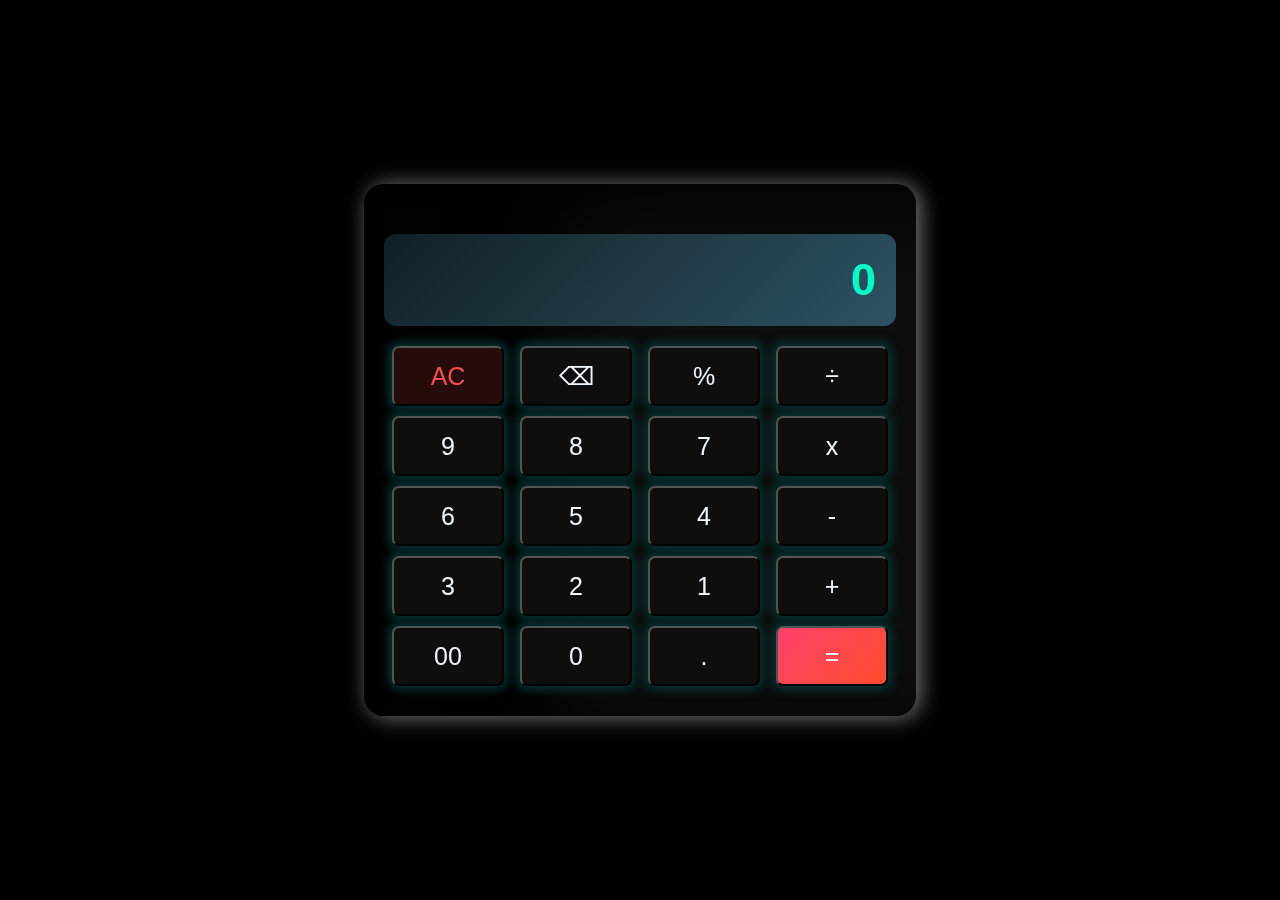
<file: Calculator/index.html>
<html lang="en">
  <head>
    <meta charset="UTF-8" />
    <meta http-equiv="X-UA-Compatible" content="IE=edge" />
    <meta name="viewport" content="width=device-width, initial-scale=1.0" />
    <title>Calculator</title>
    <link rel="stylesheet" href="style.css" />
  </head>
  <body>
    <!-- whole calc structure start from here -->
    <div class="whole_container">
      <!-- <div id="input_div"> -->
      <!-- the input container start from here -->
      <h1 id="input">0</h1>
      <!-- <button style="font-weight:bold; font-size:30px; color:rgb(253, 255, 255); cursor: pointer; margin-left: 5px; background-color: rgb(21, 156, 53); width: 100%; border-radius: 10px;" onclick="remove_one()">c</button> -->
      <!-- </div> -->
      <!-- the input container ends here -->

      <!-- All buttons container in a row here -->
      <!-- first row -->
      <div class="buttons">
        <button class="btn_row" onclick="clearAll()">AC</button>
        <button class="btn_row" onclick="remove_one()">
          ⌫
          <!-- <span
            style="
              background-color: rgb(6, 190, 232);
              border-radius: 50% 0 0 50%;
              width: 50px;
              text-align: center;
              color: black;
              font-size: 28px;
              text-transform: lowercase;
            "
            >x</span
          > -->
        </button>
        <button class="btn_row" onclick="add_percentage()">%</button>
        <button class="btn_row" onclick="appendOperator('/')">÷</button>
      </div>
      <!-- second row -->
      <div class="buttons">
        <!-- Numbers -->
        <button class="btn_row" onclick="appendNumber('9')">9</button>
        <button class="btn_row" onclick="appendNumber('8')">8</button>
        <button class="btn_row" onclick="appendNumber('7')">7</button>
        <button class="btn_row" onclick="appendOperator('*')">x</button>
      </div>
      <!-- third row -->
      <div class="buttons">
        <button class="btn_row" onclick="appendNumber('6')">6</button>
        <button class="btn_row" onclick="appendNumber('5')">5</button>
        <button class="btn_row" onclick="appendNumber('4')">4</button>
        <button class="btn_row" onclick="appendOperator('-')">-</button>
      </div>
      <!-- fourth row -->
      <div class="buttons">
        <button class="btn_row" onclick="appendNumber('3')">3</button>
        <button class="btn_row" onclick="appendNumber('2')">2</button>
        <button class="btn_row" onclick="appendNumber('1')">1</button>
        <button class="btn_row" onclick="appendOperator('+')">+</button>
      </div>
      <!-- fifth row -->
      <div class="buttons">
        <button class="btn_row" onclick="appendNumber('00')">00</button>
        <button class="btn_row" onclick="appendNumber('0')">0</button>
        <button class="btn_row" onclick="add_point()">.</button>
        <button
          class="btn_row"
          onclick="solution()"
          style="background-color: red"
        >
          =
        </button>
      </div>

      <!-- whole calc structure ends here-->
    </div>

    <!-- all logic here -->
    <script src="script.js"></script>
  </body>
</html>
</file>
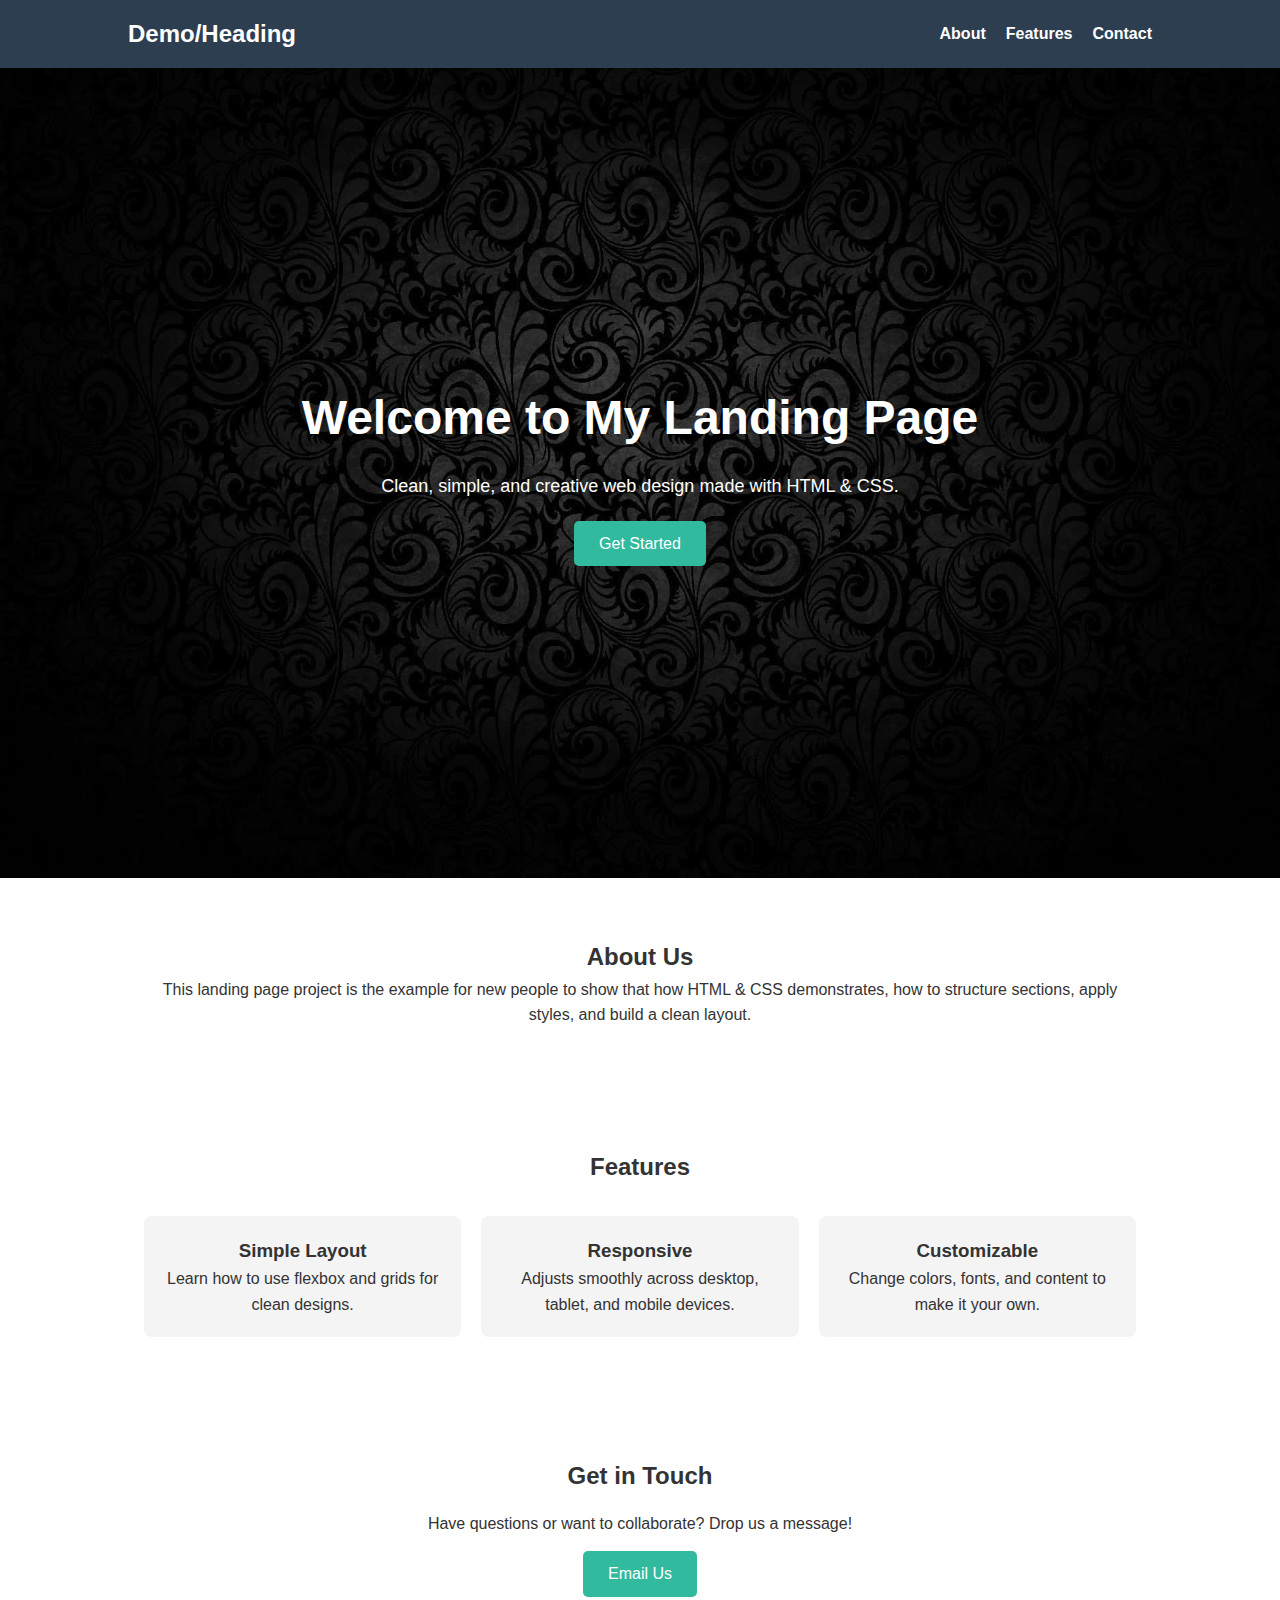
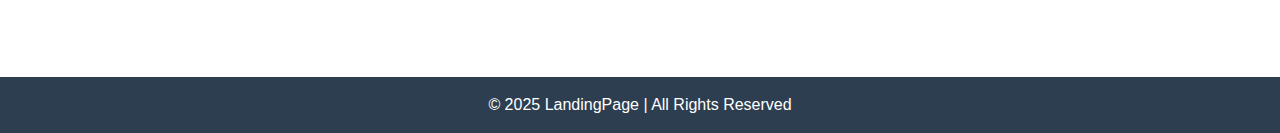
<file: landing page/index.html>
<!DOCTYPE html>
<html lang="en">
  <head>
    <meta charset="UTF-8" />
    <meta name="viewport" content="width=device-width, initial-scale=1.0" />
    <title>Landing Page Project</title>
    <link rel="stylesheet" href="style.css" />
  </head>
  <body>
    <!-- Header -->
    <header>
      <div class="container">
        <h1 class="logo">Demo/Heading</h1>
        <nav>
          <ul>
            <li><a href="#about">About</a></li>
            <li><a href="#features">Features</a></li>
            <li><a href="#contact">Contact</a></li>
          </ul>
        </nav>
      </div>
    </header>

    <!-- Hero Section -->
    <section class="hero">
      <div class="hero-content">
        <h2>Welcome to My Landing Page</h2>
        <p>Clean, simple, and creative web design made with HTML & CSS.</p>
        <a href="#contact" class="btn">Get Started</a>
      </div>
    </section>

    <!-- About Section -->
    <section id="about" class="about">
      <div class="container">
        <h2>About Us</h2>
        <p>
          This landing page project is the example for new people to show that
          how HTML & CSS demonstrates, how to structure sections, apply styles,
          and build a clean layout.
        </p>
      </div>
    </section>

    <!-- Features Section -->
    <section id="features" class="features">
      <div class="container">
        <h2>Features</h2>
        <div class="feature-box">
          <div class="card">
            <h3>Simple Layout</h3>
            <p>Learn how to use flexbox and grids for clean designs.</p>
          </div>
          <div class="card">
            <h3>Responsive</h3>
            <p>Adjusts smoothly across desktop, tablet, and mobile devices.</p>
          </div>
          <div class="card">
            <h3>Customizable</h3>
            <p>Change colors, fonts, and content to make it your own.</p>
          </div>
        </div>
      </div>
    </section>

    <!-- Contact Section -->
    <section id="contact" class="contact">
      <div class="container">
        <h2>Get in Touch</h2>
        <p>Have questions or want to collaborate? Drop us a message!</p>
        <a href="mailto:example@email.com" class="btn">Email Us</a>
      </div>
    </section>

    <!-- Footer -->
    <footer>
      <p>© 2025 LandingPage | All Rights Reserved</p>
    </footer>
  </body>
</html>
</file>
<file: Calculator/style.css>
body {
  background-color: black;
  margin: 0;
  padding: 0;
  display: flex;
  justify-content: center;
  align-items: center;
  height: 100vh;
  font-family: "Poppins", sans-serif;
}

.whole_container {
  min-width: 40vw;
  width: 40vw;
  background: rgba(255, 255, 255, 0.05);
  backdrop-filter: blur(20px);
  border-radius: 20px;
  padding: 20px;
  /* box-shadow: 10px 5px 20px rgb(7, 178, 178), -10px -5px 20px rgb(118, 121, 121); */
  box-shadow: inset 192px 24px 94px rgb(1 1 1), 4px 1px 21px rgb(118 121 121);
  /* box-shadow:inset 10px 5px 6px rgb(7 178 178), -6px -8px 7px rgb(0 88 67); */
}

@media (max-width: 700px) {
  .whole_container {
    width: 75vw;
  }
}

@media (max-width: 500px) {
  .whole_container {
    width: 85vw;
  }
}
/*#input_div {
    display: grid;
    grid-template-columns: 10fr 1fr;
}
 #input {
    background-color: rgb(6, 50, 50);
    box-shadow: 0 0 10px 1px rgb(17, 94, 94);
    min-width: 100%;
    border-radius: 10px 0px;
    color: yellow;
    font-size: 20px;
    text-align: right;
    padding-right: 10px;
    font-family: 'Lucida Sans', 'Lucida Sans Regular', 'Lucida Grande', 'Lucida Sans Unicode', Geneva, Verdana, sans-serif; 
} */

/* Display */
#input {
  background: linear-gradient(135deg, #0f2027, #203a43, #2c5364);
  border-radius: 12px;
  color: #00ffc6;
  font-size: 45px;
  text-align: right;
  padding: 20px;
  margin-bottom: 20px;
  overflow-x: auto;
  /*box-shadow: inset 0 0 20px rgba(0, 255, 200, 0.2);*/
}

/* Buttons Grid */
.buttons {
  display: grid;
  grid-template-columns: repeat(4, 1fr);
  margin: 10px 0px 10px 0px;
}

/* Button Style */
.btn_row {
  width: calc(100%-75%);
  margin: 0 8px;
  height: 60px;
  background-color: rgb(15, 14, 14);
  border-radius: 7px;
  display: flex;
  align-items: center;
  justify-content: center;
  color: aliceblue;
  font-size: 25px;
  cursor: pointer;
  box-shadow: 0 0 10px 4px rgb(6, 50, 50);
}

.btn_row:hover {
  background-color: rgb(40, 36, 36);
  /* box-shadow: 0 0 10px 0 rgb(40, 36, 36); */
  border: 3px solid rgb(22, 18, 18);
}

.btn_row:active {
  transform: scale(0.95);
  box-shadow: 0 2px 8px rgba(0, 255, 200, 0.3);
}

/* Special buttons */
.btn_row[onclick*="clearAll"] {
  background: rgba(255, 77, 77, 0.15);
  color: #ff4d4d;
}

.btn_row[onclick*="clearAll"]:hover {
  background: rgba(255, 77, 77, 0.3);
  color: #ff6b6b;
  box-shadow: 0 6px 20px rgba(255, 77, 77, 0.5);
}

.btn_row[onclick*="solution"] {
  background: linear-gradient(135deg, #ff416c, #ff4b2b);
  color: white;
}

.btn_row[onclick*="solution"]:hover {
  background: linear-gradient(135deg, #ff4b2b, #ff416c);
  box-shadow: 0 6px 20px rgba(255, 77, 77, 0.7);
}

/* scroll */
/* width */
::-webkit-scrollbar {
  width: 0.1px;
}

/* Track */
::-webkit-scrollbar-track {
  box-shadow: inset 0 0 0 grey;
  border-radius: 10px;
}

/* Handle */
::-webkit-scrollbar-thumb {
  background: red;
  border-radius: 1px;
}

/* Handle on hover */
::-webkit-scrollbar-thumb:hover {
  background: #b30000;
}
</file>
<file: landing page/style.css>
/* Global Styles */
* {
  margin: 0;
  padding: 0;
  box-sizing: border-box;
  font-family: Arial, sans-serif;
}

body {
  line-height: 1.6;
  color: #333;
}

/* Header */
header {
  background: #2c3e50;
  padding: 15px 0;
  color: white;
}

header .container {
  display: flex;
  justify-content: space-between;
  align-items: center;
  width: 80%;
  margin: auto;
}

.logo {
  font-size: 24px;
  font-weight: bold;
}

nav ul {
  list-style: none;
  display: flex;
  gap: 20px;
}

nav ul li a {
  color: #fff;
  text-decoration: none;
  font-weight: bold;
}

nav ul li a:hover {
  color: #00ffcc;
}

/* Hero Section */
.hero {
  background: url("images/hero-bg.jpg") no-repeat center center/cover;
  color: white;
  height: 90vh;
  display: flex;
  justify-content: center;
  align-items: center;
  text-align: center;
}

.hero h2 {
  font-size: 48px;
  margin-bottom: 15px;
}

.hero p {
  font-size: 18px;
  margin-bottom: 20px;
}

.btn {
  display: inline-block;
  padding: 10px 25px;
  background: #32ba9f;
  color: white;
  text-decoration: none;
  border-radius: 5px;
}

.btn:hover {
  background: #16a085;
}

/* About Section */
.about,
.features,
.contact {
  padding: 60px 20px;
  text-align: center;
}

.container {
  width: 80%;
  margin: auto;
}

/* Features Section */
/* main parent box of card boxes */
.feature-box {
  display: flex;
  gap: 20px;
  margin-top: 30px;
  flex-wrap: wrap;
  justify-content: center;
}

/* each card which have content */
.card {
  background: #f4f4f4;
  padding: 20px;
  border-radius: 8px;
  flex: 1 1 250px; /*Important property*/
  /*max-width: 300px; */ /* without this making it even more better*/
  transition: transform 0.3s ease; /* smoothness */
}

.card:hover {
  transform: scale(1.05);
}

/* Contact Section */
.contact p {
  margin: 15px 0;
}

/* Footer */
footer {
  background: #2c3e50;
  color: #fff;
  text-align: center;
  padding: 15px 0;
  margin-top: 20px;
}

@media (max-width: 450px) {
  nav ul {
    gap: 0px;
    flex-direction: column;
  }
}
</file>
